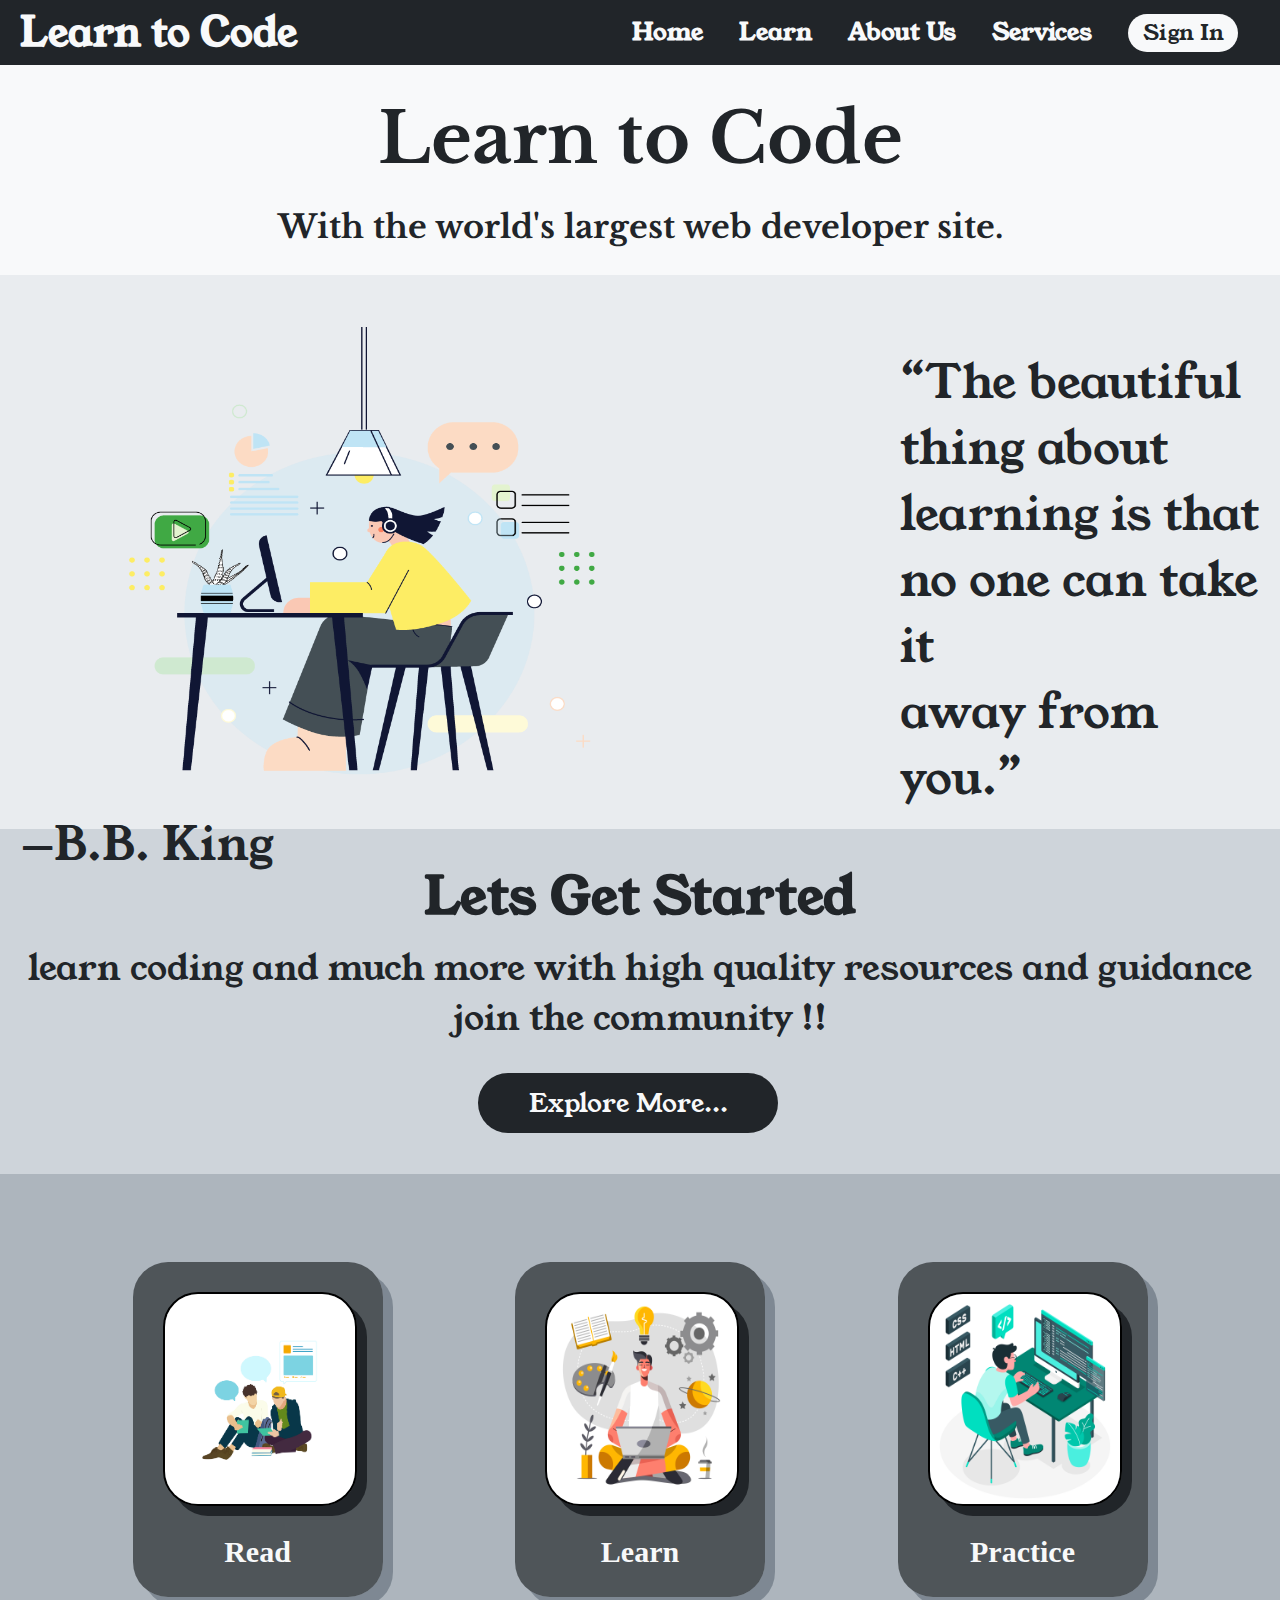
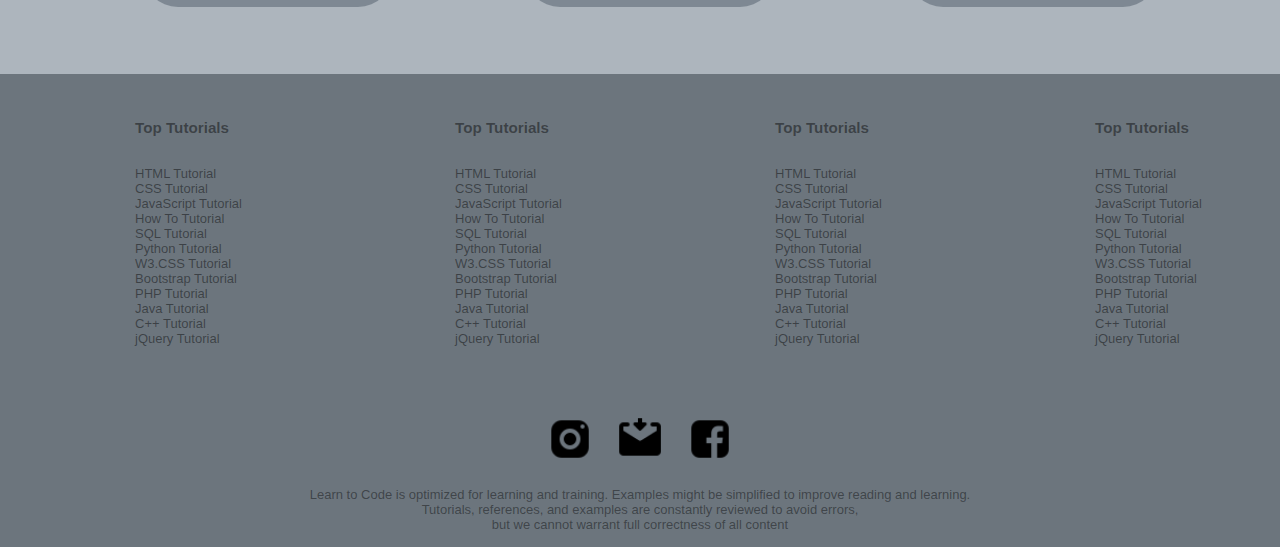
<file: index.html>
<!DOCTYPE html>
<html lang="en">
<head>
    <meta charset="UTF-8">
    <meta name="viewport" content="width=device-width, initial-scale=1.0">
    <title>Learn To Code</title>
    <link rel="stylesheet" href="./css/style.css">
    <link rel="preconnect" href="https://fonts.googleapis.com">
    <link rel="preconnect" href="https://fonts.gstatic.com" crossorigin>
    <link href="https://fonts.googleapis.com/css2?family=Caveat&family=Dancing+Script&family=Libre+Baskerville&family=Young+Serif&display=swap" rel="stylesheet">
</head>
<body>
    <div class="navb">
      <div class="left">
         <H1>Learn to Code<H1> </div>
     <div class="right">
      <a class="end" href="./index.html">Home</a>  
      <a class="end" href="./learn.html">Learn</a>  
      <a class="end" href="./html/coming soon.html">About Us</a>  
      <a class="end" href="#refer">Services</a>
      <button class="butt" onclick="window.location.href='coming soon.html'"> Sign In </button>
     </div>
    </div>
    <div class="d1">
        <h1 class="heading">Learn to Code</h1>
        <p class="about">With the world's largest web developer site.</p>
    </div>
    <div class="d2">
        <img src="./images/tut.png" alt="learning img" id="img2">  
        <p id="p22"> “The beautiful <br> thing about <br> learning is that <br> no one can take it <br>away from you.” 
            <br><span> —B.B. King</span></p>
    </div>
    <div class="d3">
        <h2>Lets Get Started</h2>
        <p class="p11">learn coding and much more with
            high quality resources and guidance
            join the community !!
        </p>
        <button class="butt2"  onclick="window.location.href='learn.html'">Explore More...</button>
    </div>
    <div class="d4">
        <div class="box"><img src="./images/read.jpg" alt="reading image" class="inn"><a class="inner" href="./coming soon.html">Read</a></div>
        <div class="box"><img src="./images/learn.jpg" alt="learning image" class="inn"><a class="inner" href="./learn.html">Learn</a></div>
        <div class="box"><img src="./images/practice.jpg" alt="practice image" class="inn"><a class="inner" href="https://www.programiz.com/java-programming/online-compiler/">Practice</a></div>
    </div>
    <footer id="refer">
        <div class="refer-div" class="wrapper">
            <div class="refer" class="one">
               <h3>Top Tutorials</h3> 
               <br> HTML Tutorial
               <br> CSS Tutorial
               <br> JavaScript Tutorial
               <br> How To Tutorial
               <br> SQL Tutorial
               <br> Python Tutorial
               <br> W3.CSS Tutorial
               <br> Bootstrap Tutorial
               <br> PHP Tutorial
               <br> Java Tutorial
               <br> C++ Tutorial
               <br> jQuery Tutorial
            </div>
            <div class="refer" class="two">
                <h3>Top Tutorials</h3> 
<br> HTML Tutorial
<br> CSS Tutorial
<br> JavaScript Tutorial
<br> How To Tutorial
<br> SQL Tutorial
<br> Python Tutorial
<br> W3.CSS Tutorial
<br> Bootstrap Tutorial
<br> PHP Tutorial
<br> Java Tutorial
<br> C++ Tutorial
<br> jQuery Tutorial
            </div>
            <div class="refer" class="three">
                <h3>Top Tutorials</h3> 
<br> HTML Tutorial
<br> CSS Tutorial
<br> JavaScript Tutorial
<br> How To Tutorial
<br> SQL Tutorial
<br> Python Tutorial
<br> W3.CSS Tutorial
<br> Bootstrap Tutorial
<br> PHP Tutorial
<br> Java Tutorial
<br> C++ Tutorial
<br> jQuery Tutorial
            </div>
            <div class="refer" class="four">
                <h3>Top Tutorials</h3> 
<br> HTML Tutorial
<br> CSS Tutorial
<br> JavaScript Tutorial
<br> How To Tutorial
<br> SQL Tutorial
<br> Python Tutorial
<br> W3.CSS Tutorial
<br> Bootstrap Tutorial
<br> PHP Tutorial
<br> Java Tutorial
<br> C++ Tutorial
<br> jQuery Tutorial
            </div>

        </div>
       
    </footer>
    <div class="foot">
        <img src="images/icons8-instagram.png" alt="">
        <img src="images/icons8-gmail.png" alt="">
        <img src="images/icons8-facebook.png" alt="">
    </div>
    
    <footer>
       <center>
        Learn to Code is optimized for learning and training. Examples might be simplified to improve reading and learning. <br>
        Tutorials, references, and examples are constantly reviewed to avoid errors, <br> but we cannot warrant full correctness
        of all content
       </center>
    </footer>
</body>
</html>
</file>
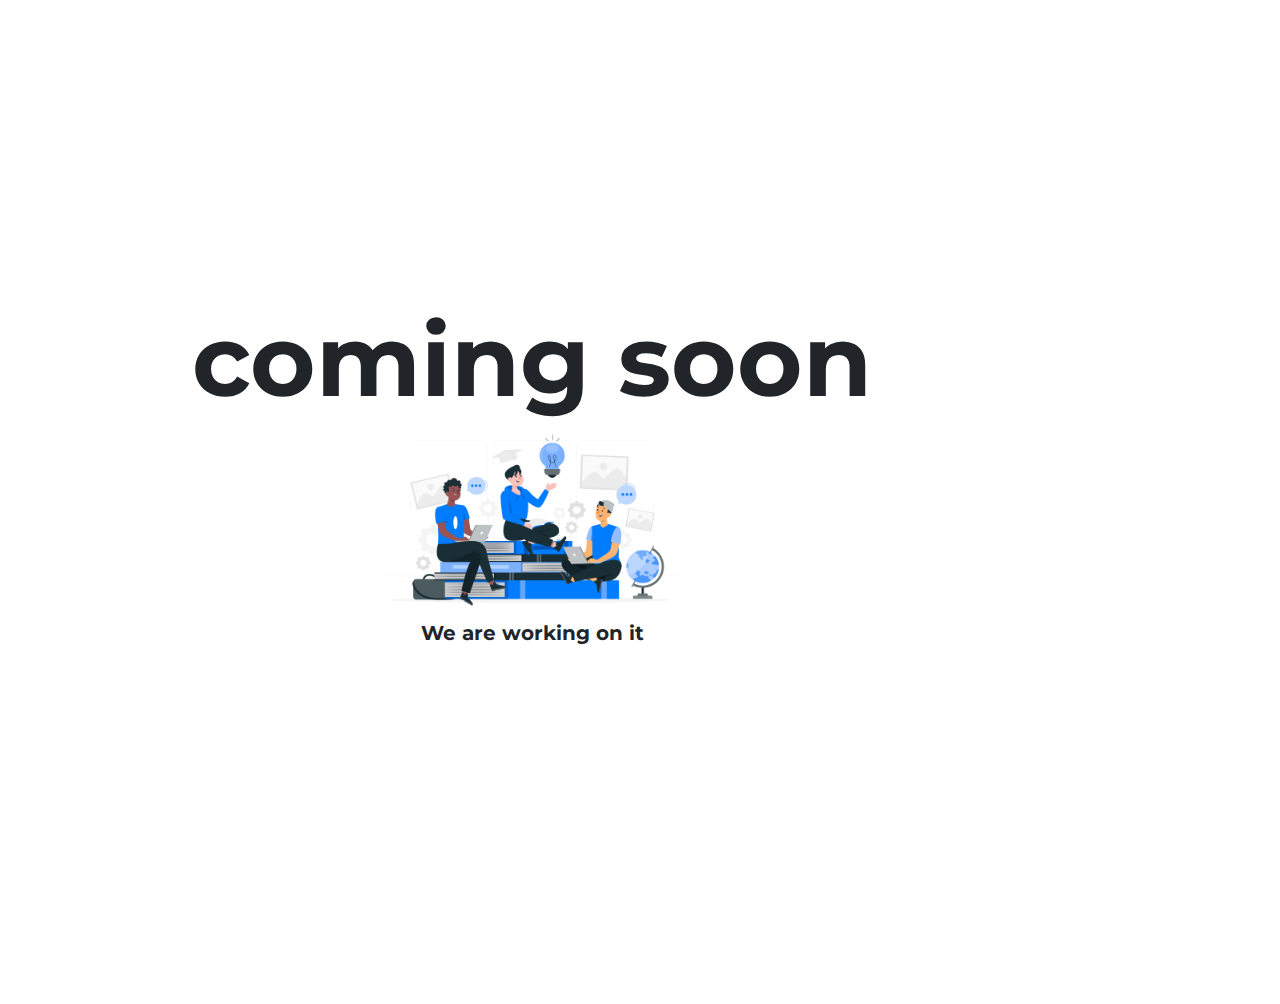
<file: coming no nav.html>
<!DOCTYPE html>
<html lang="en">
<head>
    <meta charset="UTF-8">
    <meta name="viewport" content="width=device-width, initial-scale=1.0">
    <title>coming soon</title>
    <link rel="stylesheet" href="./css/coming nonav.css">
</head>
<body>
    <section>
        <div class="center" id="com">
         <h1>coming soon</h1>
         <img src="./images/working.jpg" alt="working image">
         <h4>We are working on it</h4> <br>
        </div>
    </section>
</body>
</html>
</file>
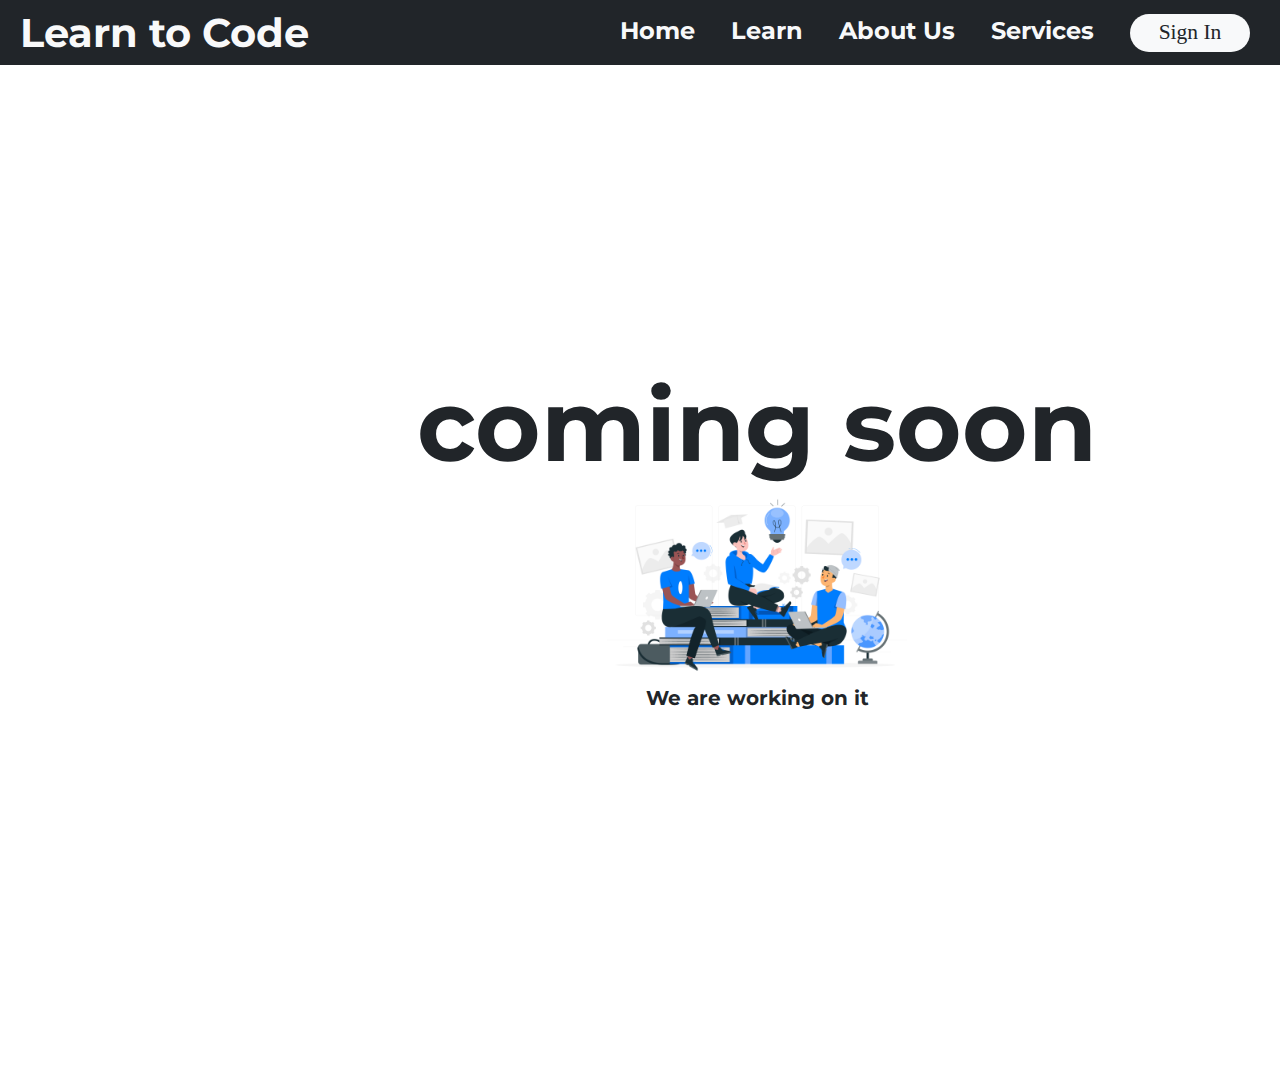
<file: coming soon.html>
<!DOCTYPE html>
<html lang="en">
<head>
    <meta charset="UTF-8">
    <meta name="viewport" content="width=device-width, initial-scale=1.0">
    <title>coming soon</title>
    <link rel="stylesheet" href="./css/coming soon.css">
</head>
<body>
    <div class="navb">
        <div class="left">
           <H1>Learn to Code<H1> </div>
       <div class="right">
        <a class="end" href="./index.html">Home</a>  
        <a class="end" href="./learn.html">Learn</a>  
        <a class="end" href="">About Us</a>  
        <a class="end" href="./index.html#refer">Services</a>
        <button class="butt"  onclick="window.location.href='coming soon.html'"> Sign In </button>
       </div>
      </div>

      <section>
        <div class="center" id="com">
         <h1>coming soon</h1>
         <img src="./images/working.jpg" alt="working image">
         <h4>We are working on it</h4> <br>
        </div>
    </section>
</body>
</html>
</file>
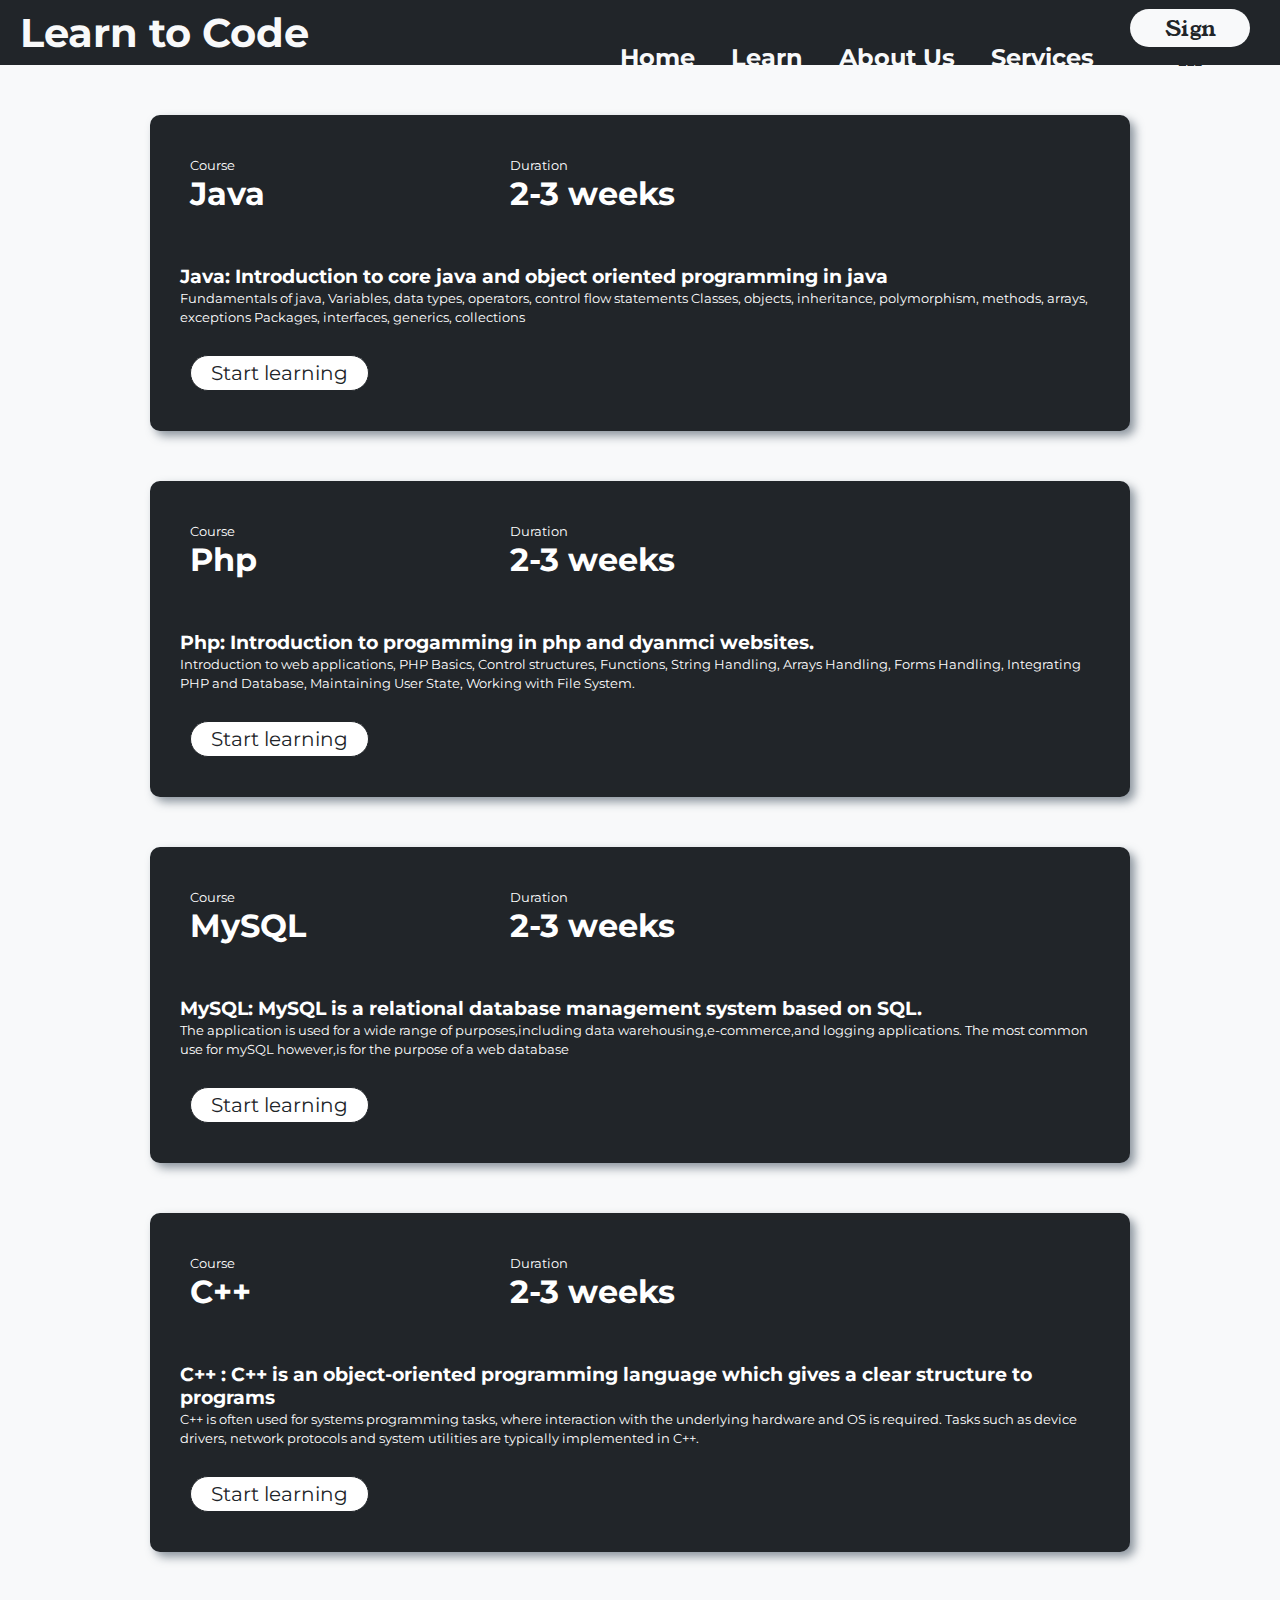
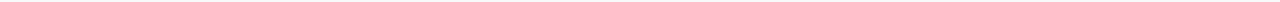
<file: learn.html>
<!DOCTYPE html>
<html lang="en">
<head>
    <meta charset="UTF-8">
    <meta name="viewport" content="width=device-width, initial-scale=1.0">
    <title>learn</title>
    <link rel="stylesheet" href="./css/learn.css">
    <link href="https://fonts.googleapis.com/css2?family=Caveat&family=Dancing+Script&family=Libre+Baskerville&family=Young+Serif&display=swap" rel="stylesheet">
</head>
<body>
    <div class="navb">
        <div class="left">
           <H1>Learn to Code<H1> </div>
       <div class="right">
        <a class="end" href="./index.html">Home</a>  
        <a class="end" href="./learn.html">Learn</a>  
        <a class="end" href="./coming soon.html">About Us</a>  
        <a class="end" href="./index.html#refer">Services</a>
        <button class="butt"  onclick="window.location.href='coming soon.html'"> Sign In </button>
       </div>
      </div>

      <div>
    </section>
    <section id="courses">
        <div class="learn-card">
            <div class="wrapper">
                <div class="col" class="sec1">
                    <span>Course</span>
                    <h1>Java</h3>

                </div>
                
                <div class="col" class="sec3">
                    <span>Duration</span>
                    <h1>2-3 weeks</h3>
                </div>
               <div class="sec4">
                   <h3>
                    Java: Introduction to core java and object oriented programming in java
                   </h3>
                <span>Fundamentals of java, Variables, data types, operators, control flow statements
                    Classes, objects, inheritance, polymorphism, methods, arrays, exceptions
                    Packages, interfaces, generics, collections
                   </span> 
                   <br><br>
                   <button class="light-button-hover" onclick="window.location.href='java.html'">Start learning</button>
               </div>
            </div>
        </div>
        <div class="learn-card">
            <div class="wrapper">
                <div class="col" class="sec1">
                    <span>Course</span>
                    <h1>Php</h3>

                </div>
                
                <div class="col" class="sec3">
                    <span>Duration</span>
                    <h1>2-3 weeks</h3>
                </div>
               <div class="sec4">
                   <h3>
                    Php: Introduction to progamming in php and dyanmci websites.
                   </h3>
                <span>Introduction to web applications,
                    PHP Basics,
                    Control structures,
                    Functions,
                    String Handling,
                    Arrays Handling,
                    Forms Handling,
                    Integrating PHP and Database,
                    Maintaining User State,
                    Working with File System.
                   </span> 
                   <br><br>
                   <button class="light-button-hover" onclick="window.location.href='coming soon.html'">Start learning</button>
               </div>
            </div>
        </div>
        <div class="learn-card">
            <div class="wrapper">
                <div class="col" class="sec1">
                    <span>Course</span>
                    <h1>MySQL</h3>

                </div>
                <div class="col" class="sec3">
                    <span>Duration</span>
                    <h1>2-3 weeks</h3>
                </div>
               <div class="sec4">
                   <h3>
                    MySQL: MySQL is a relational database management system based on SQL.
                   </h3>
                <span>The application is used for a wide range of purposes,including data warehousing,e-commerce,and logging applications. The most common use for mySQL however,is for the purpose of a web database
                   </span> 
                   <br><br>
                   <button class="light-button-hover" onclick="window.location.href='coming soon.html'">Start learning</button>
               </div>
            </div>
        </div>
        <div class="learn-card">
            <div class="wrapper">
                <div class="col" class="sec1">
                    <span>Course</span>
                    <h1>C++</h3>

                </div>
                <div class="col" class="sec3">
                    <span>Duration</span>
                    <h1>2-3 weeks</h3>
                </div>
               <div class="sec4">
                   <h3>
                   C++ : C++ is an object-oriented programming language which gives a clear structure to programs 
                   </h3>
                <span>C++ is often used for systems programming tasks, where interaction with the underlying hardware and OS is required. Tasks such as device drivers, network protocols and system utilities are typically implemented in C++.
                   </span> 
                   <br><br>
                   <button class="light-button-hover" onclick="window.location.href='coming soon.html'">Start learning</button>
               </div>
            </div>
        </div>
    </section>
      </div>
</body>
</html>
</file>
<file: css/style.css>
body{
    margin:0px;
    background-color: #f8f9fa;
}
.navb{
    display: flex;
    height:65px;
    width: 100%;
    align-items: center;
    background-color: #212529;
    justify-content: space-between;
    font-family: 'young serif', sans-serif;
    color: #f8f9fa;
}
.left{
    margin-left: 20px;
    width: 320px;
    font-size: 20px;
}

.right{
    width: 690px;
    text-align: center;  
}
.end{
    margin: 1rem;
    text-decoration: none;
    color: #f8f9fa;
    font-weight: bold;
    font-size: x-large;
}
.butt{
    font-size: 21.5px;
    font-family: 'Young Serif', serif;
    margin: 1rem;
    height: 38px;
    width: 110.5px;
    color: #212529;
    background-color: #f8f9fa;
    border-radius: 35px;
    border: none;
}
:hover.end{
    color: rgb(165, 162, 162);
}
:hover.butt{
    color:black; 
    background-color:rgb(165, 162, 162) ;
}


/* navbar styling is ending here*/
.d1{    
    margin-top: 0px;
    height: 180px;
    width: 100%;
    text-align: center;
    font-family: 'Libre Baskerville', serif;
    font-size: 35px;
    background-color: #f8f9fa;
    color: #212529;
}
.heading{
    margin: 0%;
    padding: 0%;
    margin-top: 30px;
}
.about{
    font-size: 32px;
    margin-top: 25px;
    font-weight: bold;
}
#img2{
    height: 460px;
    width: 500px;
    margin: 0px 280px 0px 100px;
    padding:50px 0px 0px 0px;
    float: left;
  
}
#p22{
    font-size: 47px;
    padding-top: 25px;
    padding-bottom: 25px;
    font-family: 'Young Serif', serif;
}
.d2{
    padding: 2px 20px;
    background-color: #e9ecef;
    color: #212529;
    height: 550px;
}
/* div 2 is ending here*/
.d3{
    height: 325px;
    width: 100%;
    text-align: center;
    font-family: 'Young Serif', serif;
    font-size: 35px;
    background-color: #ced4da;
    padding: 10px 0px 10px 0px;
    color: #212529;
}
.butt2{
    font-size: 26px;
    font-family: 'Young Serif', serif;
    color: #f8f9fa;
    background-color: #212529;
    border-radius: 35px;
    margin: 1rem;
    border: none;
    margin-right: 40px;
    margin-top: 30px;
    height: 60px;
    width: 300px;
}
:hover.butt2{
    color:black; 
    background-color:rgb(165, 162, 162) ;
}
.p11{
    margin: 0%;
    padding: 0%;
}
.d3>h2{
    margin: 20px 0px 10px 0px;
}


.d4{
    height: 500px;
    width: 100%;
    background-color: #adb5bd;
    display: flex;
    flex-wrap: wrap;
    justify-content: space-evenly;
    align-items: center;

}
.box{
    height: 335px;
    width: 250px;
    margin:0px;
    padding: 0px;
    background-color: #212529ab;
    border-radius:35px ;
    box-shadow: 10px 10px #737e89d0;
    margin-top: 10px;
    text-align: center; 
}
.inn{
    height: 210px;
    width: 190px;
    margin: 30px 60px 25px 30px;
    border-radius: 35px;
    box-shadow:10px 10px #212529;
    border: 2px solid black;
    clear: both;
}
.inner{
    text-decoration: none;
    color: #f8f9fa;
    font-weight: bolder;
    font-size: 30px;
    padding: 5px 23px 5px 23px;
    border-radius: 35px;
    margin-top: 50px;
}
:hover.inner{
    color:black; 
    background-color: #e9ecef;
}
/* footer styling is starting here*/
footer
{
    background: #6c757d;
    width: 100%;
    position: relative;
    font-family: 'Barlow', sans-serif;
    font-family: 'Montserrat', sans-serif;
    margin: 0px;
}
.foot
{
    
    background: #6c757d;
    width: 100%;
    height: fit-content;
    display: flex;
    justify-content: center;
}
.foot img{

    width: 50px;
    height: 50px;
    margin: 10px;
    }

.refer-div
{
    width:100%;
     grid-template-columns: repeat(4, 1fr);
    display: flex;
    justify-content: space-evenly;
}
.four{
    grid-column: 4;
    grid-row: 1;
}
div.refer{
    font-size: small;
}
.refer
{
    margin-top: 30px;
    height:300px;
    width:250px;
    color:rgba(0, 0, 0, 0.445);
    font-size: small;
    padding-left: 135px;
}

center
{
    font-size: small;
    color:rgba(0, 0, 0, 0.432);
    padding-top: 13px;
    padding-bottom: 15px;
}
</file>
<file: css/coming nonav.css>
@import url('https://fonts.googleapis.com/css2?family=Barlow:ital,wght@1,500;1,700&family=Montserrat:wght@600&display=swap');
*   {
    font-family: 'Barlow', sans-serif;
font-family: 'Montserrat', sans-serif;
margin: 0px;
}
body{
    margin:0px;
    background-color: white;
}
section{
    width: fit-content;
    height: fit-content;
    /* background-color: #d8e8fb; */
    padding: 20px;
    padding-left: 50px;
    padding-right: 50px;
    border-radius: 20px;
    margin: 2rem;
    /* box-shadow: 10px 10px rgba(0, 0, 0, 0.11); */

}
.center
{
    display: flex;
    width: 900px;
    height: 100vh;
    justify-content: center;
    align-items: center;
    flex-direction: column;
    font-size: x-large;
}

#com
{
    font-size: 50px;
    color: #212529;
}
h4{
    font-size: 20px;
    color: #212529;
}
img{
    width: 300px;
}
</file>
<file: css/coming soon.css>
@import url('https://fonts.googleapis.com/css2?family=Barlow:ital,wght@1,500;1,700&family=Montserrat:wght@600&display=swap');
*   {
    font-family: 'Barlow', sans-serif;
font-family: 'Montserrat', sans-serif;
margin: 0px;
}
body{
    margin:0px;
    background-color: white;
}
.navb{
    display: flex;
    height:65px;
    width: 100%;
    align-items: center;
    background-color: #212529;
    justify-content: space-between;
    font-family: 'Young Serif', serif; 
    color: #f8f9fa;
}
.left{
    margin-left: 20px;
    width: 320px;
    font-size: 20px;
}

.right{
    width: 690px;
    text-align: center;  
}
.end{
    margin: 1rem;
    text-decoration: none;
    color: #f8f9fa;
    font-weight: bold;
    font-size: x-large;
}
.butt{
    font-size: 21.5px;
    font-family: 'Young Serif', serif;
    margin: 1rem;
    height: 38px;
    width: 119.5px;
    color: #212529;
    background-color: #f8f9fa;
    border-radius: 35px;
    border: none;
}
:hover.end{
    color: rgb(165, 162, 162);
}
:hover.butt{
    color:black; 
    background-color:rgb(165, 162, 162) ;
}


section{
    width: fit-content;
    height: fit-content;
    /* background-color: #d8e8fb; */
    padding: 20px;
    padding-left: 50px;
    padding-right: 50px;
    border-radius: 20px;
    margin: 2rem;
    /* box-shadow: 10px 10px rgba(0, 0, 0, 0.11); */

}
.center
{
    display: flex;
    width: 1350px;
    height: 100vh;
    justify-content: center;
    align-items: center;
    flex-direction: column;
    font-size: x-large;
}

#com
{
    font-size: 50px;
    color: #212529;
}
h4{
    font-size: 20px;
    color: #212529;
}
img{
    width: 300px;
}
</file>
<file: css/learn.css>
@import url('https://fonts.googleapis.com/css2?family=Barlow:ital,wght@1,500;1,700&family=Montserrat:wght@600&display=swap');
*   {
    font-family: 'Barlow', sans-serif;
font-family: 'Montserrat', sans-serif;
margin: 0px;
}
body{
    margin:0px;
    background-color: #f8f9fa;
}
.navb{
    display: flex;
    height:65px;
    width: 100%;
    align-items: center;
    background-color: #212529;
    justify-content: space-between;
    font-family: 'Young Serif', serif; 
    color: #f8f9fa;
}
.left{
    margin-left: 20px;
    width: 320px;
    font-size: 20px;
}

.right{
    width: 690px;
    text-align: center;  
}
.end{
    margin: 1rem;
    text-decoration: none;
    color: #f8f9fa;
    font-weight: bold;
    font-size: x-large;
}
.butt{
    font-size: 21.5px;
    font-family: 'Young Serif', serif;
    margin: 1rem;
    height: 38px;
    width: 119.5px;
    color: #212529;
    background-color: #f8f9fa;
    border-radius: 35px;
    border: none;
}
:hover.end{
    color: rgb(165, 162, 162);
}
:hover.butt{
    color:black; 
    background-color:rgb(165, 162, 162) ;
}
.wrapper
{
    display: grid;
    grid-template-columns: repeat(3,1fr);
    grid-auto-rows: minmax(100px,auto);
    gap: 20px;
    padding: 20px;
    border-radius: 10px;
    box-shadow: 5px 5px 10px #737e89d0;
    background-color: #212529;
    margin: 50px;
    margin-left: 150px;
    margin-right: 150px;
    width: fit-content;
    color: white;
}

.sec1
{
    grid-column: 1;
    grid-row: 1;
}
.sec2
{
    grid-column:2;
    grid-row: 1;
}
.sec3
{
    grid-column: 3;
    grid-row: 1;
}
.sec4
{
    /* for full width */
    grid-column: 1/-1;  
    padding: 10px;
}

.col{
    height:fit-content;
    padding: 20px;
    
}
span
{
    font-size: small;
    color: white;
}
h3
{
    margin: 0px;
}

button
{
    border-radius: 20px;
    border: none;
    padding: 20px;
    padding-top: 5px;
    padding-bottom: 5px;
    font-size: 20px;
    margin: 10px;
    color: #212529;
    border: solid;
    border-width: 1.5px;
    background-color: white;

}
.white
{
    background-color:#1335de00;
    color:#d8e8fb;
    border: solid 1.5px;
}

:hover.white
{
    background :none;;
    color:#d8e8fba6;
}
:hover.light-button-hover
{
    background: none;
    color: whitesmoke;
}
</file>
